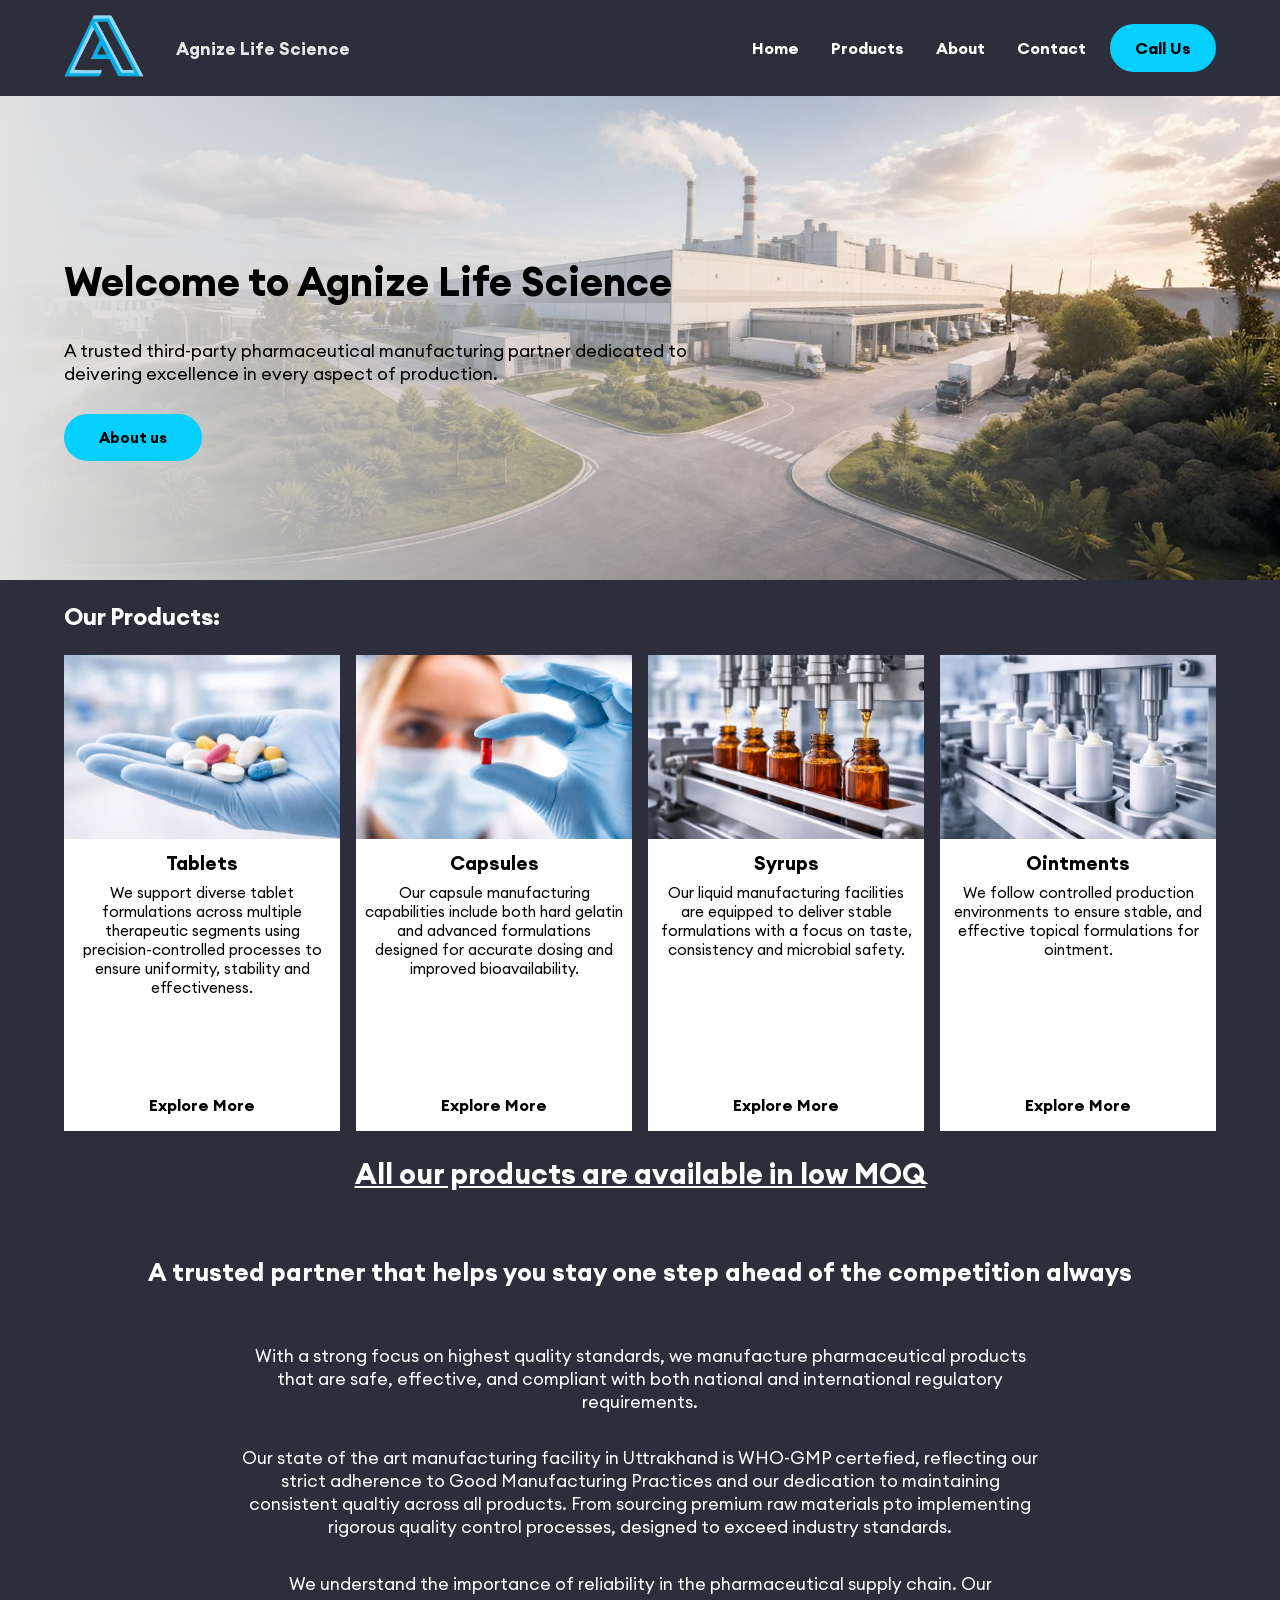
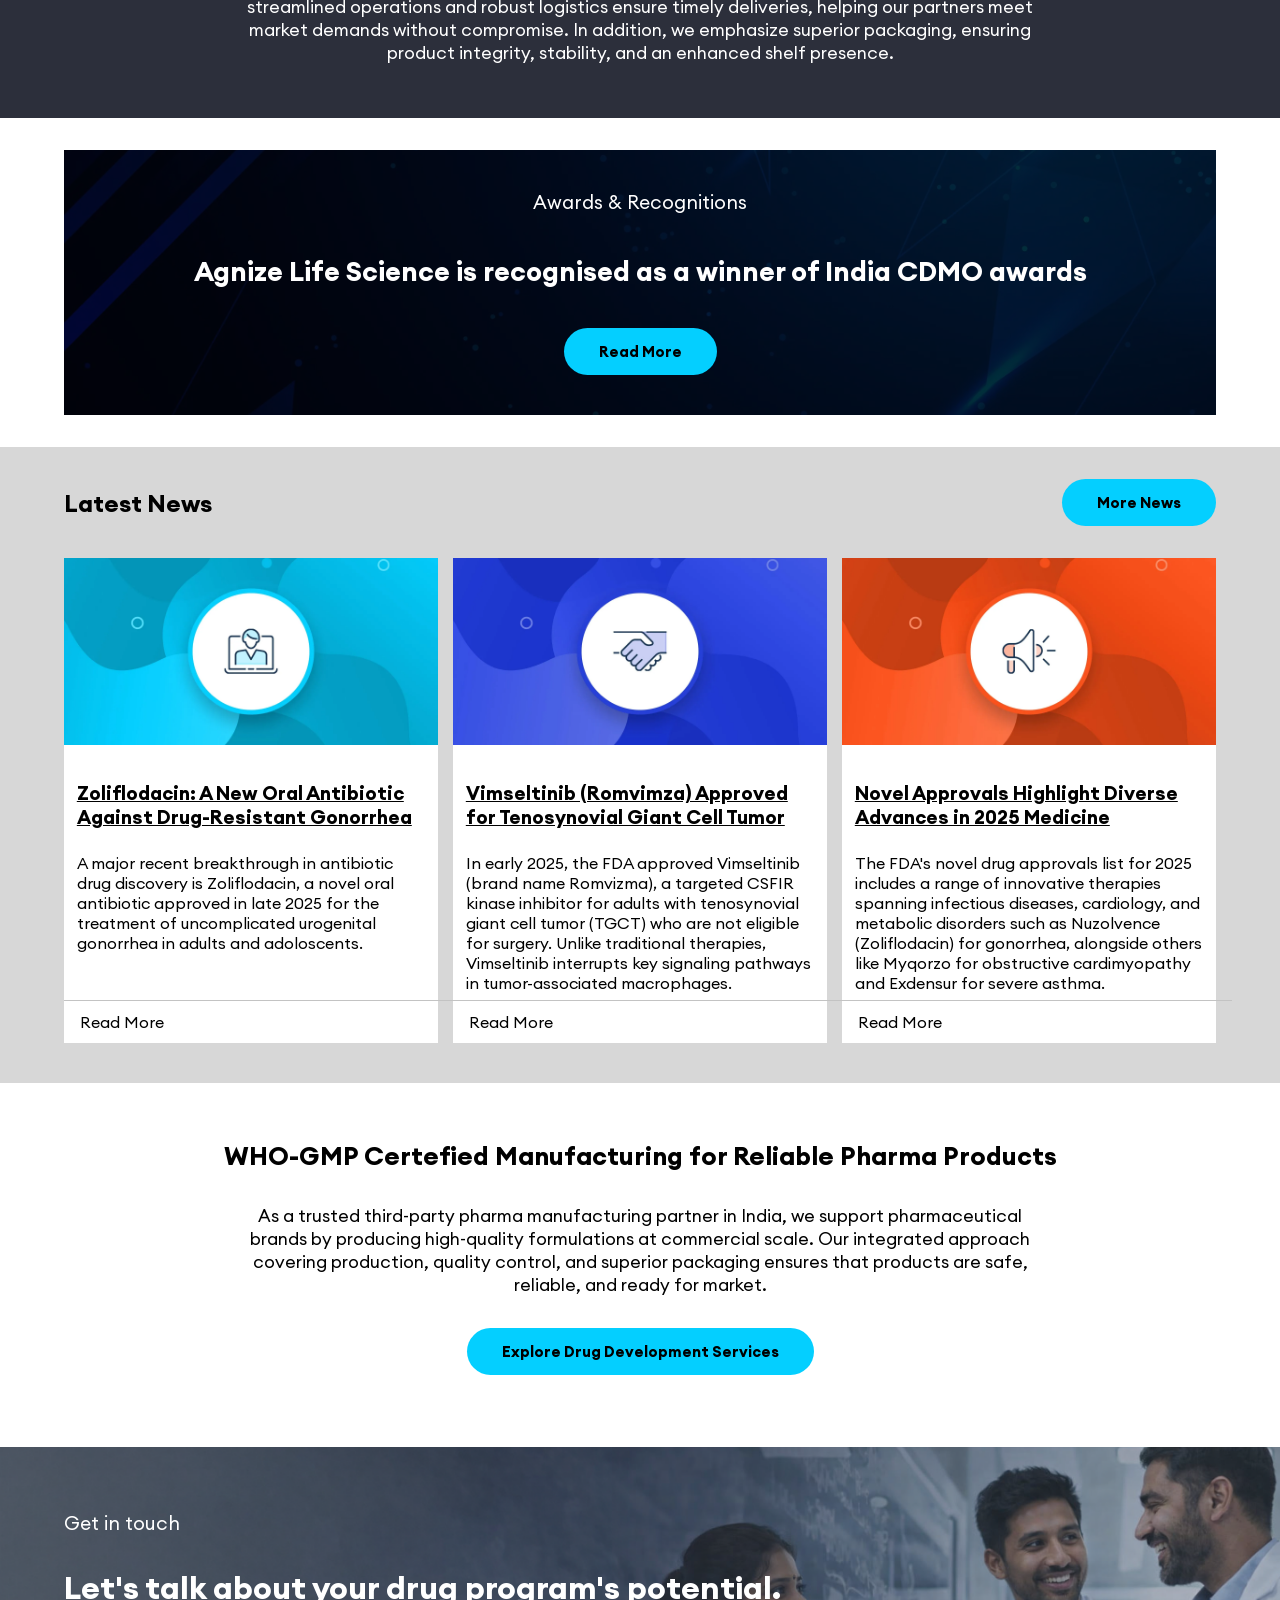
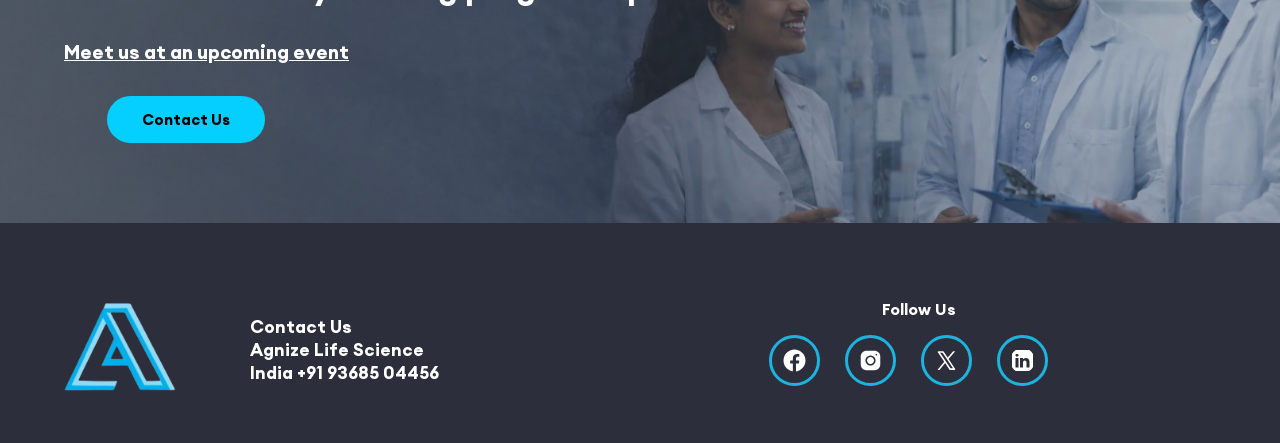
<file: index.html>
<!DOCTYPE html>
<html>
  <head>
    <title>Agnize Life Science</title>
    <meta name="viewport" content="width=device-width, initial-scale=1.0">
    <link rel="icon" href="icons/agnize-logo.png">
    <link rel="stylesheet" href="styles/general.css">
    <link rel="stylesheet" href="styles/header-footer.css">
    <link rel="stylesheet" href="styles/buttons.css">
    <link rel="stylesheet" href="styles/index.css">
  </head>
  <body>

    <div class="header">
      <div class="header-width">
        <div class="header-left">
          <a href="index.html">
            <img class="agnize-logo" src="icons/agnize-logo.png">
          </a>
          <a href="index.html">
            <p class="title-text">Agnize Life Science</p>
          </a>
        </div>

        <div class="header-right">
          <div class="pages">
            <a href="index.html">
              Home
            </a>
          </div>
          <div class="pages">
            <a href="products.html">
              Products
            </a>
          </div>
          <div class="pages">
            <a href="about.html">
              About
            </a>
          </div>
          <div class="pages">
            <a href="contact.html">
              Contact
            </a>
          </div>
          <a href="tel:+91 93685 04456">
            <button class="call-us-button">
              Call Us
            </button>
          </a>
        </div>
      </div>
    </div>

    <div class="section-one">
      <div class="section-one-width">
        <p class="section-one-title">
         Welcome to Agnize Life Science
        </p>
        <p class="section-one-body">
          A trusted third-party pharmaceutical manufacturing partner
          dedicated to deivering excellence in every aspect of production.
        </p>
        <a href="about.html">
          <button class="body-button">
            About us
          </button>
        </a>
      </div>
    </div>

    <div class="section-two">

      <div class="section-two-width">
        <p class="section-two-title">
          Our Products:
        </p>

        <div class="products-card-grid">
          
          <div class="products-card">
            <div class="product-image-container">
              <div class="gradient"></div>
              <img class="product-image" src="icons/tablets.webp">
            </div>
              <p class="products-card-title">
                Tablets
              </p>
            <p class="products-card-body">
              We support diverse tablet formulations across multiple therapeutic
              segments using precision-controlled processes to ensure uniformity,
              stability and effectiveness.
            </p>
            <a href="products.html">
              <div class="explore-more">
                Explore More
              </div>
            </a>
          </div>
          
          <div class="products-card">
            <div class="product-image-container">
              <div class="gradient"></div>
              <img class="product-image" src="icons/capsules.webp">
            </div>
            <p class="products-card-title">
              Capsules
            </p>
            <p class="products-card-body">
              Our capsule manufacturing capabilities include both hard gelatin 
              and advanced formulations designed for accurate dosing
              and improved bioavailability.
            </p>
            <a href="products.html">
              <div class="explore-more">
                Explore More
              </div>
            </a>
            
          </div>

          <div class="products-card">
            <div class="product-image-container">
              <div class="gradient"></div>
              <img class="product-image" src="icons/syrups.webp">
            </div>
            <p class="products-card-title">
              Syrups
            </p>
            <p class="products-card-body">
              Our liquid manufacturing facilities are equipped to 
              deliver stable formulations with a focus on taste, consistency and
              microbial safety.
            </p>
            <a href="products.html">
              <div class="explore-more">
                Explore More
              </div>
            </a>
          </div>

          <div class="products-card">
            <div class="product-image-container">
              <div class="gradient"></div>
              <img class="product-image" src="icons/ointments.webp">
            </div>
            
            <p class="products-card-title">
             Ointments
            </p>
            <p class="products-card-body">
              We follow controlled production environments to ensure stable, 
              and effective topical formulations for ointment.
            </p>
            <a href="products.html">
              <div class="explore-more">
                Explore More
              </div>
            </a>
            
          </div>
          
        </div>

        <p class="section-two-end">
          All our products are available in low MOQ
        </p>
      </div>
    </div>

    <div class="section-three">
      <div class="section-three-width">
        <p class="section-three-title">
          A trusted partner that helps you stay one step ahead of the
          competition always
        </p>
        <p class="section-three-body-one">
          With a strong focus on highest quality standards, we manufacture
          pharmaceutical products that are safe, effective, and compliant
          with both national and international regulatory requirements.
        </p>
        <p class="section-three-body-two">
          Our state of the art manufacturing facility in Uttrakhand is WHO-GMP
          certefied, reflecting our strict adherence to Good Manufacturing Practices
          and our dedication to maintaining consistent qualtiy across all products.
          From sourcing premium raw materials pto implementing rigorous quality control
          processes, designed to exceed industry standards.
        </p>
        <p class="section-three-body-three">
          We understand the importance of reliability in the pharmaceutical supply chain.
          Our streamlined operations and robust logistics ensure timely deliveries, helping our
          partners meet market demands without compromise. In addition, we emphasize superior
          packaging, ensuring product integrity, stability, and an enhanced shelf presence.
        </p>
      </div>
    </div>

    <div class="section-four">
      <div class="section-four-width">
        <p class="section-four-title">
          Awards & Recognitions
        </p>
        <p class="section-four-body">
          Agnize Life Science is recognised as a winner of India CDMO awards
        </p>
        <button class="body-button">
          Read More
        </button>
      </div>
    </div>

    <div class="section-five">
      <div class="section-five-top-section">
        <p class="section-five-top-section-title">
          Latest News
        </p>
        <button class="body-button">
          More News
        </button>
      </div>
      <div class="section-five-bottom-section">
        <div class="news-card">
          <img class="news-card-image" src="icons/section-four-one.webp">
          <p class="section-five-bottom-title">
            Zoliflodacin: A New Oral Antibiotic Against Drug-Resistant Gonorrhea
          </p>
          <p class="section-five-bottom-body">
            A major recent breakthrough in antibiotic drug discovery is Zoliflodacin,
            a novel oral antibiotic approved in late 2025 for the treatment of uncomplicated
            urogenital gonorrhea in adults and adoloscents.
          </p>
          <a href="news.html">
            <div class="read-more-section">
              Read More
            </div>
          </a>
        </div>

        <div class="news-card">
          <img class="news-card-image" src="icons/section-four-two.webp">
          <p class="section-five-bottom-title">
            Vimseltinib (Romvimza) Approved for Tenosynovial Giant Cell Tumor
          </p>
          <p class="section-five-bottom-body">
            In early 2025, the FDA approved Vimseltinib (brand name Romvizma), a targeted
            CSFIR kinase inhibitor for adults with tenosynovial giant cell tumor (TGCT) who are
            not eligible for surgery. Unlike traditional therapies, Vimseltinib interrupts key
            signaling pathways in tumor-associated macrophages.
          </p>
          <a href="news.html">
            <div class="read-more-section">
              Read More
            </div>
          </a>
        </div>

        <div class="news-card">
          <img class="news-card-image" src="icons/section-four-three.webp">
          <p class="section-five-bottom-title">
            Novel Approvals Highlight Diverse Advances in 2025 Medicine
          </p>
          <p class="section-five-bottom-body">
            The FDA's novel drug approvals list for 2025 includes a range
            of innovative therapies spanning infectious diseases, cardiology, and
            metabolic disorders such as Nuzolvence (Zoliflodacin) for gonorrhea, alongside
            others like Myqorzo for obstructive cardimyopathy and Exdensur for severe asthma.
          </p>
          <a href="news.html">
            <div class="read-more-section">
              Read More
            </div>
          </a>
        </div>
      </div>
    </div>

    <div class="section-six">
      <div class="section-six-width">
        <p class="section-six-title">
          WHO-GMP Certefied Manufacturing for Reliable Pharma Products
        </p>
        <p class="section-six-body">
          As a trusted third-party pharma manufacturing partner in India,
          we support pharmaceutical brands by producing high-quality formulations
          at commercial scale. Our integrated approach covering production, quality
          control, and superior packaging ensures that products are safe, reliable, and
          ready for market.
        </p>
        <a href="contact.html">
          <button class="body-button section-six-button">
            Explore Drug Development Services
          </button>
        </a>
      </div>
    </div>

    <div class="section-seven">
      <div class="section-seven-width">
        <p class="section-seven-title">
          Get in touch
        </p>
        <p class="section-seven-body">
          Let's talk about your drug program's potential.
        </p>
        <a class="meetuslink" href="contact.html">
          <p class="meet-us-link">
            Meet us at an upcoming event
          </p>
        </a>
        <a href="contact.html">
          <button class="body-button section-seven-button">
            Contact Us
          </button>
        </a>
      </div>
    </div>

    <div class="footer">
      <div class="footer-width">
        <div class="footer-section-one">
          <a href="index.html">
            <img class="agnize-logo-footer" src="icons/agnize-logo.png">
            </div>
          </a>
        <div class="footer-section-two">
          <p>
            Contact Us
          </p>
          <p>
            Agnize Life Science
          </p>
          <p>
            India +91 93685 04456
          </p>
        </div>
        <div class="footer-section-three">
          <p class="footer-icon-section"> Follow Us</p>
          <div class="footer-icons">
            <div>
              <a href="https://www.facebook.com/">
                <img class="footer-facebook" src="icons/facebook.svg">
              </a>
            </div>
            <div>
              <a href="https://www.instagram.com/">
                <img class="footer-instagram" src="icons/instagram.svg">
              </a>
            </div>
            <div>
              <a href="https://www.x.com/">
                <img class="footer-twitter" src="icons/twitter.svg">
              </a>
            </div>
            <div>
              <a href="https://www.linkedin.com/">
                <img class="footer-linked-in" src="icons/icons8-linked-in.svg">
              </a>
            </div>
          </div>
        </div>
      </div>
    </div>
  </body>
</html>
</file>
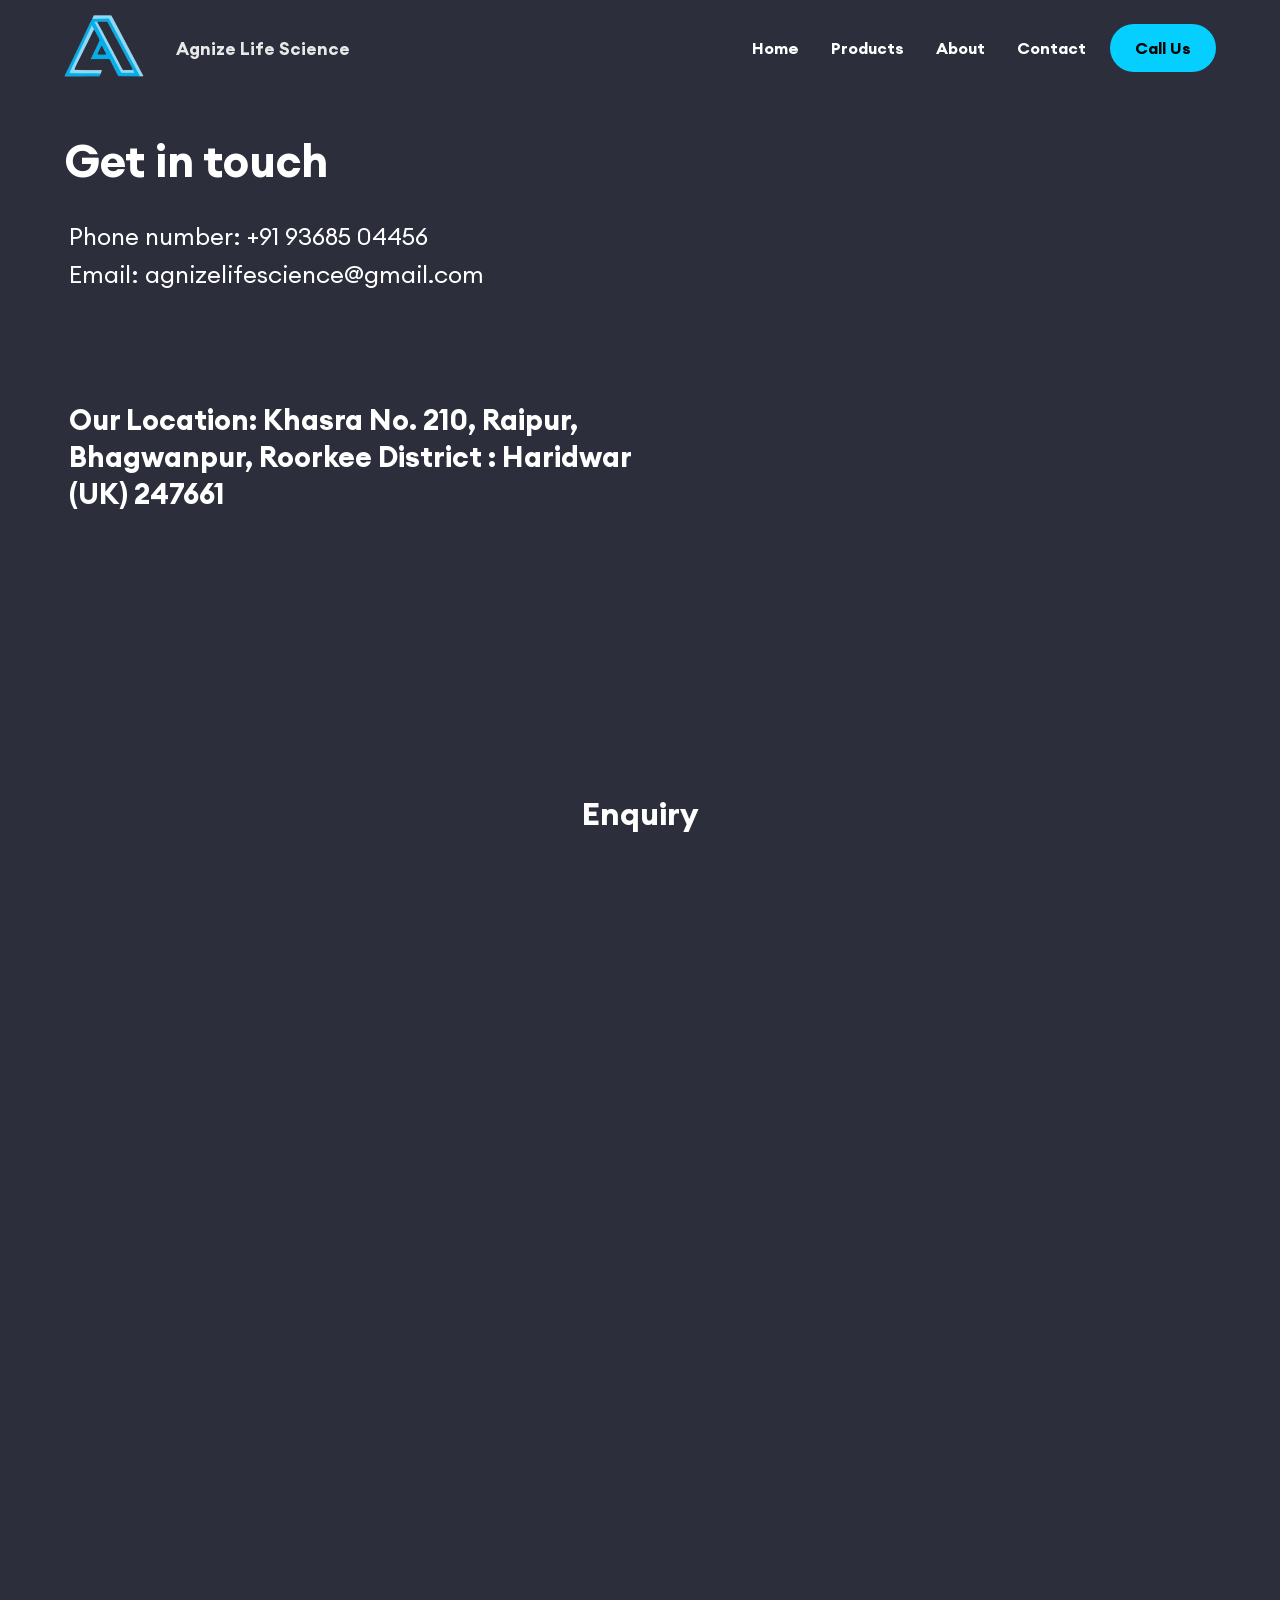
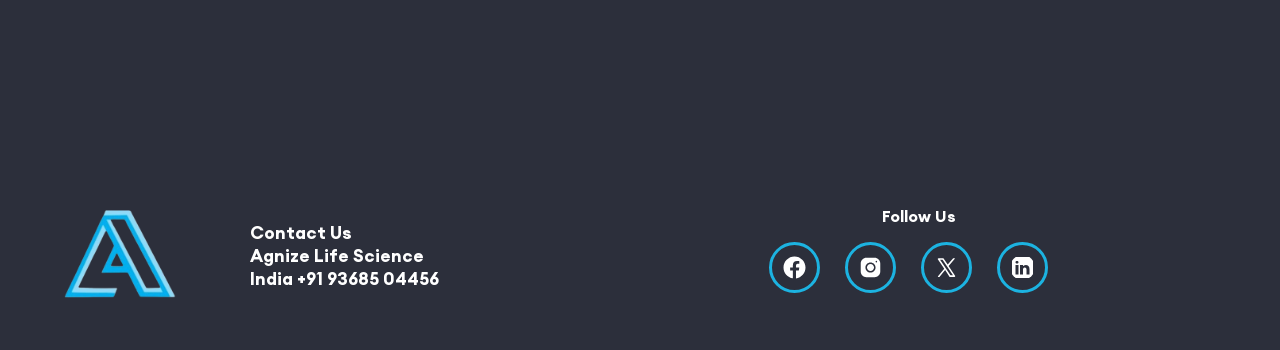
<file: contact.html>
<!DOCTYPE html>
<html lang="en">
<head>
  <meta charset="UTF-8">
  <meta name="viewport" content="width=device-width, initial-scale=1.0">
  <title>Contact</title>
  <link rel="icon" href="icons/agnize-logo.png">
  <link rel="stylesheet" href="styles/general.css">
  <link rel="stylesheet" href="styles/header-footer.css">
  <link rel="stylesheet" href="styles/buttons.css">
  <link rel="stylesheet" href="styles/contact.css">
</head>
<body>
    <div class="header">
      <div class="header-width">
        <div class="header-left">
          <a href="index.html">
            <img class="agnize-logo" src="icons/agnize-logo.png">
          </a>
          <a href="index.html">
            <p class="title-text">Agnize Life Science</p>
          </a>
        </div>
        <div class="header-right">
          <div class="pages">
            <a href="index.html">
              Home
            </a>
          </div>
          <div class="pages">
            <a href="products.html">
              Products
            </a>
          </div>
          <div class="pages">
            <a href="about.html">
              About
            </a>
          </div>
          <div class="pages">
            <a href="contact.html">
              Contact
            </a>
          </div>
          <a href="tel:+91 93685 04456">
            <button class="call-us-button">
              Call Us
            </button>
          </a>
        </div>

      </div>
    </div>
    <div class="contact-div">
      <div class="contact-div-width">
        <p class="contact-title">Get in touch</p>
        <p class="contact-title-one">Phone number: +91 93685 04456</p>
        <p class="contact-title-two">Email: agnizelifescience@gmail.com</p>
  
        <div class="google-map-address">
          <p class="contact-title-three">Our Location: Khasra No. 210, Raipur, Bhagwanpur, Roorkee District : Haridwar (UK) 247661 </p>
          <div class="map-center-div">
            <iframe class="iframe-map"
              src="https://www.google.com/maps/embed?pb=!1m18!1m12!1m3!1d3456.9584715252504!2d77.7928345110949!3d29.951873122846486!2m3!1f0!2f0!3f0!3m2!1i1024!2i768!4f13.1!3m3!1m2!1s0x390eb77c904b6039%3A0xe1d50f09a1f9fd03!2sAgnize%20Life%20Science%20Pvt%20Ltd!5e0!3m2!1sen!2sin!4v1774957860827!5m2!1sen!2sin"
              width="600" height="450" style="border:0;" allowfullscreen="" loading="lazy"
              referrerpolicy="no-referrer-when-downgrade"></iframe>
          </div>
        </div>
        <p class="enquiry-title"> Enquiry</p>
        <div class="form-center-div">
          <iframe class="iframe-form"
            src="https://docs.google.com/forms/d/e/1FAIpQLScMBGHnCI3tenezDGZ7Rrcx4PNPDvZ8lfyxg8nDRDpNpDwPJg/viewform?embedded=true"
            width="640" height="826" frameborder="0" marginheight="0" marginwidth="0">Loading…</iframe>
        </div>
      </div>
    </div>
    <div class="footer">
      <div class="footer-width">
        <div class="footer-section-one">
          <a href="index.html">
            <img class="agnize-logo-footer" src="icons/agnize-logo.png">
        </div>
        </a>
        <div class="footer-section-two">
          <p>
            Contact Us
          </p>
          <p>
            Agnize Life Science
          </p>
          <p>
            India +91 93685 04456
          </p>
        </div>
        <div class="footer-section-three">
          <p class="footer-icon-section"> Follow Us</p>
          <div class="footer-icons">
            <div>
              <a href="https://www.facebook.com/">
                <img class="footer-facebook" src="icons/facebook.svg">
              </a>
            </div>
            <div>
              <a href="https://www.instagram.com/">
                <img class="footer-instagram" src="icons/instagram.svg">
              </a>
            </div>
            <div>
              <a href="https://www.x.com/">
                <img class="footer-twitter" src="icons/twitter.svg">
              </a>
            </div>
            <div>
              <a href="https://www.linkedin.com/">
                <img class="footer-linked-in" src="icons/icons8-linked-in.svg">
              </a>
            </div>
          </div>
        </div>
      </div>
    </div>
</body>
</html>
</file>
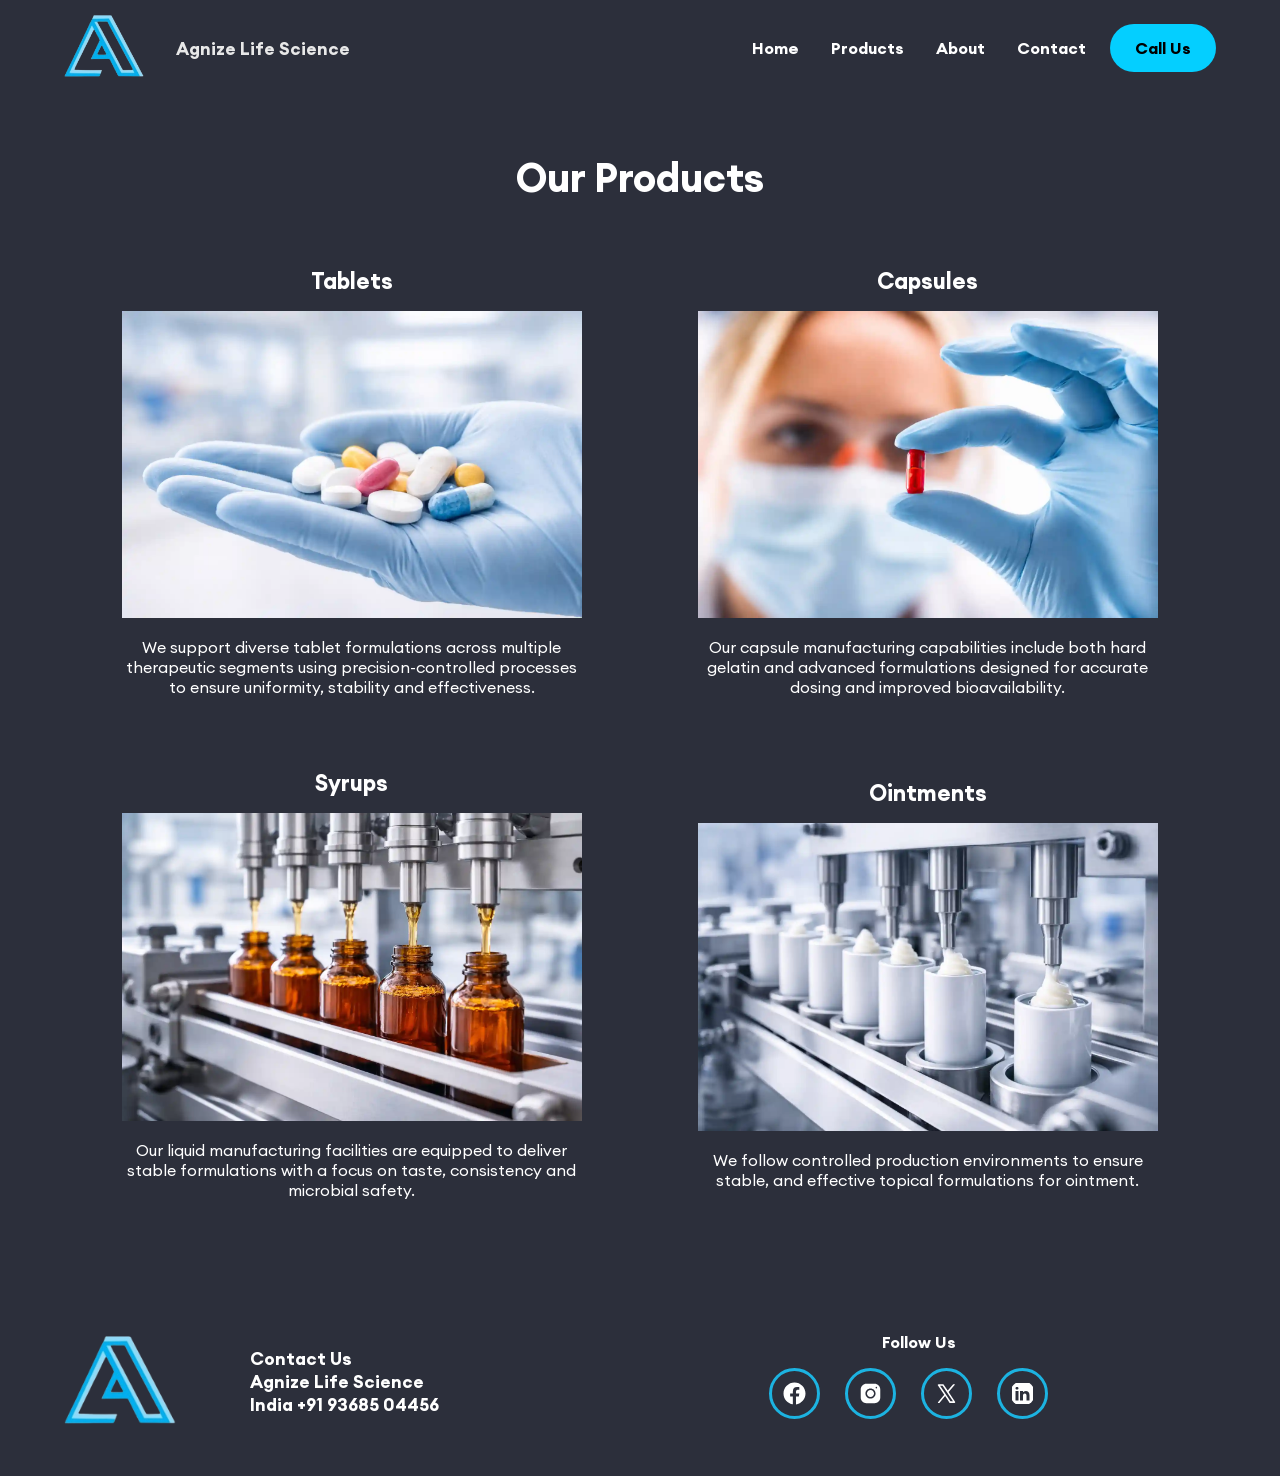
<file: products.html>
<!DOCTYPE html>
<html lang="en">
<head>
  <meta charset="UTF-8">
  <meta name="viewport" content="width=device-width, initial-scale=1.0">
  <title>Products</title>
  <link rel="icon" href="icons/agnize-logo.png">
  <link rel="stylesheet" href="styles/general.css">
  <link rel="stylesheet" href="styles/header-footer.css">
  <link rel="stylesheet" href="styles/buttons.css">
  <link rel="stylesheet" href="styles/products.css">
</head>
<body>
  <div class="header">
    <div class="header-width">
      <div class="header-left">
        <a href="index.html">
          <img class="agnize-logo" src="icons/agnize-logo.png">
        </a>
        <a href="index.html">
          <p class="title-text">Agnize Life Science</p>
        </a>
      </div>
  
      <div class="header-right">
        <div class="pages">
          <a href="index.html">
            Home
          </a>
        </div>
        <div class="pages">
          <a href="products.html">
            Products
          </a>
        </div>
        <div class="pages">
          <a href="about.html">
            About
          </a>
        </div>
        <div class="pages">
          <a href="contact.html">
            Contact
          </a>
        </div>
        <a href="tel:+91 93685 04456">
          <button class="call-us-button">
            Call Us
          </button>
        </a>
      </div>
    </div>
  </div>
  <div class="our-products">
    <p class="products-title-text">Our Products</p>
    <div class="product-grid-div">
      <div class="product-specification">
        <p class="product-title-text">
          Tablets
        </p>
        <img class="product-page-image" src="icons/tablets.webp">
        <p class="product-bottom-text">
          We support diverse tablet formulations across multiple therapeutic
          segments using precision-controlled processes to ensure uniformity,
          stability and effectiveness.
        </p>
      </div>
      
      <div class="product-specification">
        <p class="product-title-text">
          Capsules
        </p>
        <img class="product-page-image" src="icons/capsules.webp">
        <p class="product-bottom-text">
          Our capsule manufacturing capabilities include both hard gelatin
          and advanced formulations designed for accurate dosing
          and improved bioavailability.
        </p>
      </div>
      
      <div class="product-specification">
        <p class="product-title-text">
          Syrups
        </p>
        <img class="product-page-image" src="icons/syrups.webp">
        <p class="product-bottom-text">
          Our liquid manufacturing facilities are equipped to
          deliver stable formulations with a focus on taste, consistency and
          microbial safety.
        </p>
      </div>
      
      <div class="product-specification">
        <p class="product-title-text">
          Ointments
        </p>
        <img class="product-page-image" src="icons/ointments.webp">
        <p class="product-bottom-text">
          We follow controlled production environments to ensure stable,
          and effective topical formulations for ointment.
        </p>
      </div>
    </div>
    
  </div>
  <div class="footer">
    <div class="footer-width">
      <div class="footer-section-one">
        <a href="index.html">
          <img class="agnize-logo-footer" src="icons/agnize-logo.png">
      </div>
      </a>
      <div class="footer-section-two">
        <p>
          Contact Us
        </p>
        <p>
          Agnize Life Science
        </p>
        <p>
          India +91 93685 04456
        </p>
      </div>
      <div class="footer-section-three">
        <p class="footer-icon-section"> Follow Us</p>
        <div class="footer-icons">
          <div>
            <a href="https://www.facebook.com/">
              <img class="footer-facebook" src="icons/facebook.svg">
            </a>
          </div>
          <div>
            <a href="https://www.instagram.com/">
              <img class="footer-instagram" src="icons/instagram.svg">
            </a>
          </div>
          <div>
            <a href="https://www.x.com/">
              <img class="footer-twitter" src="icons/twitter.svg">
            </a>
          </div>
          <div>
            <a href="https://www.linkedin.com/">
              <img class="footer-linked-in" src="icons/icons8-linked-in.svg">
            </a>
          </div>
        </div>
      </div>
    </div>
  </div>
</body>
</html>
</file>
<file: styles/general.css>
body {
  margin: 0;
  padding-top: 5rem;
  font-family: myfont;
}

p{
  margin: 0;
}

a{
  color: inherit !important;
  text-decoration: none;
}

button, p {
  font-family: myfont;
}

@font-face {
  font-family: myfont;
  src: url('../euclid-circular-a/Euclid\ Circular\ A\ Regular.ttf');
}

@font-face {
  font-family: myfont;
  src: url('../euclid-circular-a/Euclid\ Circular\ A\ Bold.ttf');
  font-weight: bold;
}

html {
  scroll-behavior: smooth;
}
</file>
<file: styles/header-footer.css>
.header{
  height: 5rem;
  background-color: rgb(44, 47, 59);
  position: fixed;
  top: 0;
  left: 0;
  right: 0;
  display: flex;
  justify-content: center;
  z-index: 1000;
}

.header-width {
  display: flex;
  justify-content: space-between;
  align-items: center;
  width: 90%;
  max-width: 1300px;
}

.header-left{
  display: flex;
  align-items: center;
}

.agnize-logo{
  width: 60px;
}

.title-text{
  font-size: 1rem;
  color: rgb(232, 232, 232);
  font-weight: bold;
}

.pages{
  display: none;
}

@media (min-width: 780px) {
  .pages{
    display: revert;
  }
  .header-right{
    display: flex;
    justify-content: space-between;
  }
  .header-right div{
    margin-left: 2rem;
    color: white;
    font-weight: bold;
  }
  .pages{
    display:flex;
    align-items: center;
  }
  .call-us-button{
    margin-left: 1.5rem;
  }
  .title-text{
    font-size: 1.1rem;
    white-space: nowrap;
  }
}

@media (min-width: 1050px) {
  .header{
    height: 6rem;
  }
  .agnize-logo{
    margin-right: 2rem;
    width: 80px;
  }
}

/* footer */

.footer{
  display: flex;
  justify-content: center;
  background-color: rgb(44, 47, 59);
  color: white;
  padding-top: 3rem;
  padding-bottom: 3rem;
}

.footer-width{
  width: 90%;
  display: flex;
  justify-content: space-between;
}

.footer-section-one{
  padding-top: 3rem;
}

.footer-section-two{
  font-size: 0.9rem;
  padding-top: 3rem;
}

.agnize-logo-footer{
  width: 5rem;
}

.footer-icons{
  display: grid;
  grid-template-columns: 1fr 1fr;
  column-gap: 4px;
  max-width: 300px;
}

.footer-icon-section{
  text-align: center;
  margin-bottom: 1rem;
  font-weight: bold;
}

.footer-facebook,
.footer-instagram,
.footer-twitter,
.footer-linked-in {
    border: solid;
    border-radius: 100px;
    border-color: rgb(28, 179, 225);
    border-width: 3px;
    padding: 10px;
    width: 25px;
}

@media (min-width: 640px) {
  .footer-width{
    display: flex;
  }
  .footer-section-one{
    flex:0.5
  }
  .footer-section-two{
    flex:1
  }
  .footer-section-three{
    flex:1.6;
    margin-top: 28px;
  }
  .footer-section-top{
    text-align: left;
  }
  .footer-icons{
    display: grid;
    grid-template-columns: 1fr 1fr 1fr 1fr;
    margin: auto;
  }
}

@media (min-width:960px) {
  .agnize-logo-footer{
    margin-top: -1rem;
    width: 7rem;
  }
  .footer-section-two{
    font-weight: bold;
    font-size: 1.1rem;
    margin-top: -0.3rem;
  }
}
</file>
<file: styles/buttons.css>
.call-us-button {
  background-color: rgb(4, 207, 255);
  border: none;
  font-family: myfont;
  font-weight: bold;
  border-radius: 50px;
  font-size: 1rem;
  cursor: pointer;
  white-space: nowrap;
  padding: 14px 25px;
}

.body-button {
  background-color: rgb(4, 207, 255);
  padding-top: 14px;
  padding-bottom: 14px;
  border: none;
  font-family: myfont;
  font-weight: bold;
  padding-left: 35px;
  padding-right: 35px;
  border-radius: 50px;
  font-size: 15px;
  transition:
    color 0.15s,
    background-color 0.5s;
  cursor: pointer;
}

.about-us-button:hover {
  background-color: rgb(44, 47, 59);
  color: white;
}
</file>
<file: styles/index.css>
/* section-one */

.section-one {
  height: 500px;
  width: 100%;
  margin:0;
  background: linear-gradient(to right, rgb(225, 225, 225), rgba(0,0,0,0)),url('../icons/background-image-2.png');
  background-position: center;
  background-size: cover;
  display: flex;
  justify-content: center;
}

.section-one-width{
  width: 90%;
}

.section-one-title{
  font-size: 2.1rem;
  font-weight: bold;
  margin-top: 11rem;
  margin-bottom: 5rem;
}

.section-one-body{
  max-width: 40rem;
  margin-bottom: 1rem;
}

@media (min-width: 700px) {
  .section-one-title {
    font-size: 2.5rem;
    margin-bottom: 2rem;
  }
  .section-one-body{
    font-size: 1.1rem;
    margin-bottom: 1.8rem;
  }
}

/* section-two */
.section-two{
  background-color: rgb(44, 47, 59);
  display: flex;
  justify-content: center;
  padding-bottom: 1.5rem;
}

.section-two-width{
  width: 90%;
}

.section-two-title{
  color: white;
  font-weight: bold;
  font-size: 1.5rem;
  margin-top: 1.3rem;
  margin-bottom: 1.5rem;
}

.products-card-grid {
  display: grid;
  grid-template-columns: 1fr 1fr;
  column-gap: 1rem;
  row-gap: 1.2rem;
}

.products-card{
  background-color: white;
  width: 100%;
  margin-left: auto;
  margin-right: auto;
  text-align: center;
  position: relative;
  overflow: hidden;
  transition: all 0.3s;
}

.products-card:hover {
  margin-top: -5px;
  margin-bottom: 5px;
  cursor: pointer;
}

.products-card:hover .explore-more{
  text-decoration: underline;
}

.products-card:hover .product-image {
  transform: scale(1.2);
}

.products-card:hover .gradient{
  position: absolute;
  top:0;
  bottom:0;
  height: 100%;
  width: 100%;
  background-color: rgba(40, 145, 215, 0.497);
  opacity: 0.7;
  z-index: 100;
}

.product-image{
  width: 100%;
  transition: all 0.3s;
}


.product-image-container{
  overflow: hidden;
  position: relative;
}

.products-card-title{
  padding-top: 0.5rem;
  font-weight: bold;
  font-size: 1.2rem;
  margin-bottom: 0.5rem;
}

.products-card-body{
  padding-left: 0.5rem;
  padding-right: 0.5rem;
  font-size: 0.95rem;
  height: 15.5rem;
}

.explore-more{
  margin-bottom: 1rem;
  border-top-color: rgb(236, 236, 236);
  font-weight: bold;
  position: absolute;
  bottom: 0px;
  left: 0;
  right: 0;
}

.section-two-end{
  color: white;
  margin-top: 1.5rem;
  font-weight: bold;
  text-align: center;
  text-decoration: underline;
}

@media (min-width: 800px) {
  .products-card-grid {
      display: grid;
      grid-template-columns: 1fr 1fr 1fr 1fr;
      column-gap: 1rem;
      row-gap: 1.2rem;
    }
    .section-two-end{
      font-size: 1.8rem;
      margin-top: 1.5rem;
    }
}

/* section-three */

.section-three{
  background-color: rgb(44, 47, 59);
  color: white;
  display: flex;
  justify-content: center;
  text-align: center;
  padding-bottom: 1.3rem;
}

.section-three-width{
  width: 90%;
}

.section-three-title{
  margin-top: 1.5rem;
  font-size: 1.4rem;
  font-weight: bold;
  margin-bottom: 1.3rem;
}

.section-three-body-one,
.section-three-body-two,
.section-three-body-three {
  font-size: 0.95rem;
  margin-bottom: 0.75rem;
}

@media (min-width: 800px) {
  .section-three-title{
    font-size: 1.55rem;
    margin-top: 2.5rem;
    margin-bottom: 3.5rem;
  }
  .section-three-body-one,
  .section-three-body-two,
  .section-three-body-three {
    font-size: 1.1rem;
    margin-bottom: 2.1rem;
    max-width: 800px;
    margin-left: auto;
    margin-right: auto;
  }
}

/* section-four */

.section-four{
  display: flex;
  justify-content: center;
  margin-top: 2rem;
  margin-bottom: 2rem;
}

.section-four-width{
  width: 90%;
  background-image: url('../icons/section-three-background-image.webp');
  background-color: rgb(44, 47, 59);
  background-blend-mode: multiply;
  background-repeat: no-repeat;
  background-size: cover;
  background-position-y: -155px;
  filter: opacity(1);
  color: white;
  text-align: center;
  padding-bottom: 2.5rem;
}

.section-four-title{
  margin-top: 2.5rem;
  margin-bottom: 2.5rem;
  font-size: 1.2rem;
}

.section-four-body{
  margin-bottom: 2.5rem;
  font-size: 1.7rem;
  font-weight: bold;
}

/* section-five */

.section-five{
  display: flex;
  justify-content: center;
  flex-direction: column;
  align-items: center;
  background-color: rgb(215, 215, 215);
  padding-bottom: 2.5rem;
}

.section-five-top-section{
  width: 90%;
  display: flex;
  justify-content: space-between;
  align-items: center;
  margin-top: 2rem;
}

.section-five-top-section-title{
  font-weight: bold;
  font-size: 1.5rem;
}

.section-five-bottom-section{
  width: 90%;
  display: grid;
  grid-template-columns: 1fr;
}

.news-card{
  margin-top: 2rem;
  background-color: white;
  max-width: 390px;
  margin-left: auto;
  margin-right: auto;
}

.news-card-image{
  width: 100%;
}
.section-five-bottom-title,
.section-five-bottom-body {
  margin-left: 0.8rem;
  margin-right: 0.8rem;
}

.section-five-bottom-title{
  font-size: 1.2rem;
  font-weight: bold;
  text-decoration: underline;
  margin-top: 2rem;
  margin-bottom: 1.5rem;
}

.section-five-bottom-body{
  margin-bottom: 2.5rem;
}

.read-more-section{
  padding-top: 0.7rem;
  padding-bottom: 0.7rem;
  padding-left: 1rem;
  border-top: 0.5px solid rgb(195, 195, 195);
}

@media screen and (min-width:490px) and (max-width: 799px) {
  .news-card{
    margin-left: auto;
    margin-right: auto;
  }
}

@media (min-width: 800px) {
  .section-five-bottom-section{
    display: grid;
    grid-template-columns: 1fr 1fr 1fr;
    column-gap: 15px;
  }

  .news-card{
    position: relative;
    padding-bottom: 10px;
  }
  
  .read-more-section{
    position: absolute;
    bottom: 0;
    width: 100%;
  }
}

/* section-six */

.section-six{
  display: flex;
  justify-content: center;
  text-align: center;
  padding-top: 2.5rem;
  padding-bottom: 3.5rem;
}

.section-six-width{
  width: 90%;
}

.section-six-title{
  font-size: 1.5rem;
  font-weight: bold;
  margin-top: 1rem;
  margin-bottom: 1rem;
}

.section-six-body{
  font-size: 0.95rem;
  margin-bottom: 1rem;
  max-width: 786px;
  margin-left: auto;
  margin-right: auto;
}

@media (min-width: 786px) {
 .section-six-title{
  font-size: 1.6rem;
  margin-bottom: 2rem;
 }
 .section-six-body{
  margin-bottom: 2rem;
  font-size: 1.1rem;
 }
 .section-six-button{
  margin-bottom: 1rem;
 }
}

/* section-seven */

.section-seven{
  display: flex;
  justify-content: center;
  background-color: grey;
  background-repeat: no-repeat;
  background-image: url('../icons/scientists-collaborating-v3.png');
  background-size: cover;
  scale: (0.5);
  background-position: center;
  color: white;
  padding-top: 4rem;
  padding-bottom: 2rem;
}

.section-seven-width{
  width: 90%;
}

.section-seven-body{
 margin-top: 2rem;
 font-size: 2rem;
 font-weight: bold;
 margin-bottom: 2rem;
}

.meet-us-link{
  margin-bottom: 1rem;
  font-weight: bold;
  text-decoration: underline;
}

.section-seven-button{
  margin-left: 2.7rem;
}

@media (min-width: 786px) {
  .section-seven-title{
    font-size: 1.2rem;
  }
  .meet-us-link{
    font-size: 1.2rem;
    margin-bottom: 2rem;
  }
  .section-seven-button{
    margin-bottom: 3rem;
  }
}
</file>
<file: styles/contact.css>
.contact-div{
  background-color: rgb(44, 47, 59);
  color: white;
  padding-top: 20px;
}
.contact-div-width{
  width: 90%;
  margin-left: auto;
  margin-right: auto;
}

.iframe-map{
  border-radius: 20px;
  width: 90%;
  height: 400px;
  margin-left: auto;
  margin-right: auto;
  margin-top: 2rem;
}

.contact-title{
  font-weight: bold;
  font-size: 2rem;
  margin-bottom: 2rem;
}

.contact-title-one, .contact-title-two, .contact-title-three {
  margin-left: 5px;
  font-size: 0.95rem;
  margin-bottom: 0.5rem;
}

.map-center-div{
  display: flex;
  align-items: center;
}

.form-center-div{
  display: flex;
  align-items: center;
  margin-top: 2rem;
}

.iframe-form{
  border-radius:20px;
  width: 100%;
  height: 880px;
  margin-left: auto;
  margin-right: auto;
  margin-top: -1rem;
}

.enquiry-title{
  margin-top: 4rem;
  font-size: 2rem;
  text-align: center;
  font-weight: bold;
}

@media (min-width: 720px) {
  .google-map-address{
    display: grid;
    grid-template-columns: 1fr 1fr;
  }
  .contact-title{
    font-size: 2.8rem;
    padding-top: 2rem;
  }
  .contact-title-one, .contact-title-two{
    font-size: 1.5rem;
  }
  .contact-title-three{
    font-weight: bold;
    font-size: 1.8rem;
    margin-top: 6.5rem;
  }
}
</file>
<file: styles/products.css>
.our-products{
  margin-left: auto;
  margin-right: auto;
  display: flex;
  flex-direction: column;
  background-color: rgb(44, 47, 59);
  color: white;
  align-items: center;
  padding-top: 2rem;
  padding-bottom: 2rem;
}

.product-specification {
  width: 80%;
  display: flex;
  flex-direction: column;
  align-items: center;
  padding-bottom: 1.5rem;
}
.product-grid-div {
  display: flex;
  flex-direction: column;
  align-items: center;
}

.products-title-text{
  font-weight: bold;
  font-size: 2rem;
  margin-bottom: 2rem;
}

.product-title-text{
  font-size: 1.4rem;
  font-weight: bold;
  margin-bottom: 1rem;
}

.product-page-image{
  width: 100%;
}

.product-bottom-text{
  padding-top: 1.2rem;
  text-align: center;
}

@media (min-width: 900px) {
  .product-grid-div {
    display: grid;
    grid-template-columns: 1fr 1fr;
    width: 90%;
    margin-left: auto;
    margin-right: auto;
    row-gap: 3rem;
  }
  .product-specification{
    margin-left: auto;
    margin-right: auto;
  }
  .products-title-text{
    margin-top: 2.5rem;
    font-size: 2.5rem;
    margin-bottom: 4rem;
  }
}
</file>
